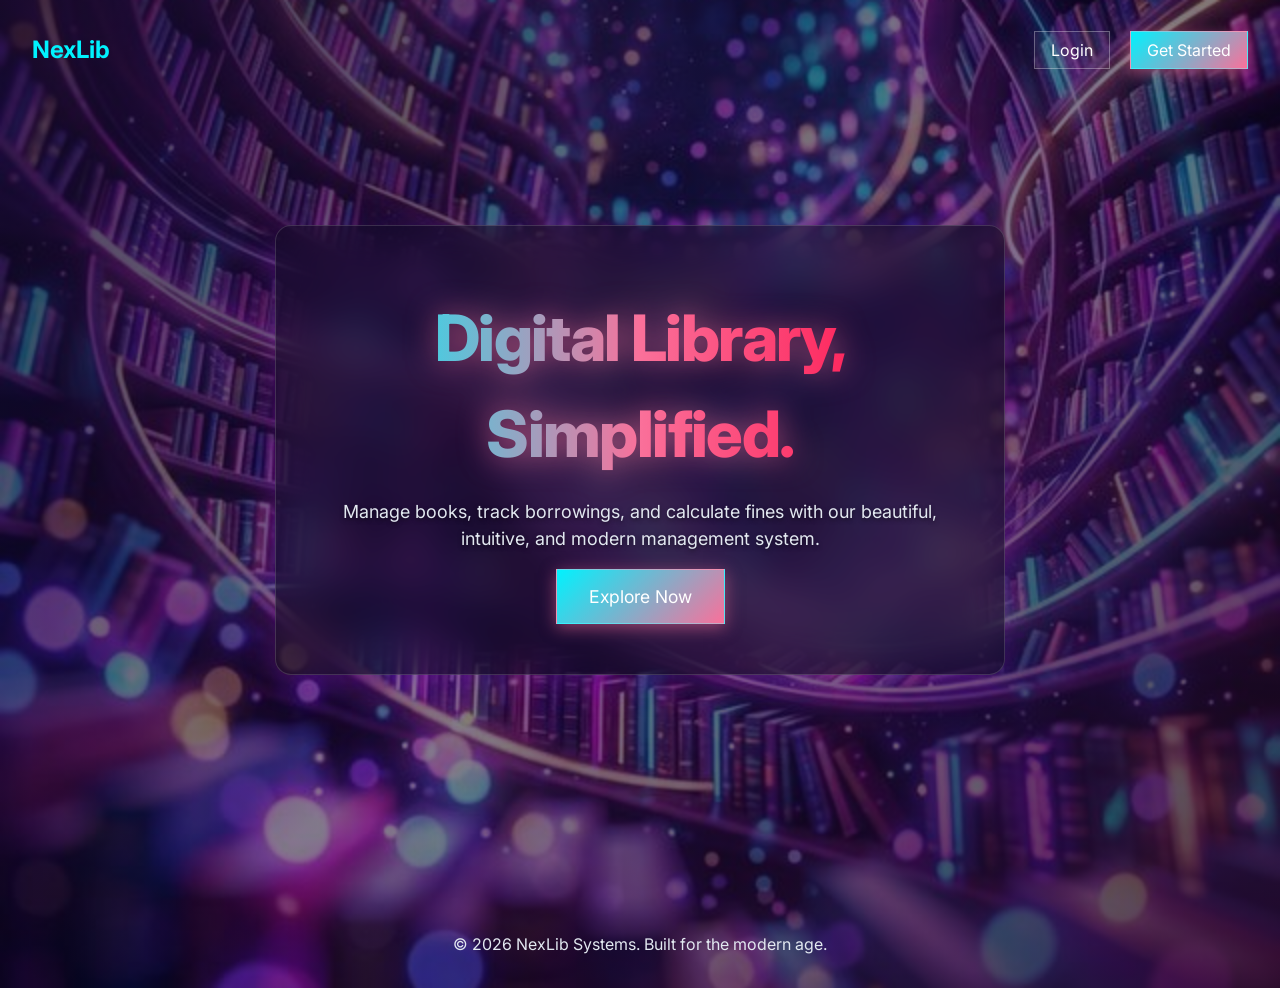
<file: index.html>
<!DOCTYPE html>
<html lang="en">
<head>
    <meta charset="UTF-8">
    <meta name="viewport" content="width=device-width, initial-scale=1.0">
    <title>NexLib | Modern Library Management</title>
    <link rel="stylesheet" href="assets/css/style.css">
    <link href="https://fonts.googleapis.com/css2?family=Inter:wght@400;600;700&display=swap" rel="stylesheet">
</head>
<body>
    <nav style="position: absolute; width: 100%; padding: 2rem; display: flex; justify-content: space-between; align-items: center;">
        <div class="logo" style="font-size: 1.5rem; font-weight: 700; color: var(--primary);">NexLib</div>
        <div class="nav-links">
            <a href="auth.html" class="btn-outline" style="text-decoration: none; padding: 0.5rem 1rem; margin-right: 1rem;">Login</a>
            <a href="auth.html?mode=register" class="btn-primary" style="text-decoration: none; padding: 0.5rem 1rem;">Get Started</a>
        </div>
    </nav>

    <div class="hero">
        <div class="glass" style="padding: 4rem; max-width: 800px;">
            <h1>Digital Library, <br>Simplified.</h1>
            <p>Manage books, track borrowings, and calculate fines with our beautiful, intuitive, and modern management system.</p>
            <div class="actions">
                <a href="auth.html?mode=register" class="btn-primary" style="text-decoration: none; font-size: 1.1rem; padding: 1rem 2rem;">Explore Now</a>
            </div>
        </div>
    </div>

    <footer style="text-align: center; padding: 2rem; color: var(--text-secondary);">
        &copy; 2026 NexLib Systems. Built for the modern age.
    </footer>

    <script>
        // Check if already logged in
        if (localStorage.getItem('token')) {
            window.location.href = 'dashboard.html';
        }
    </script>
</body>
</html>
</file>
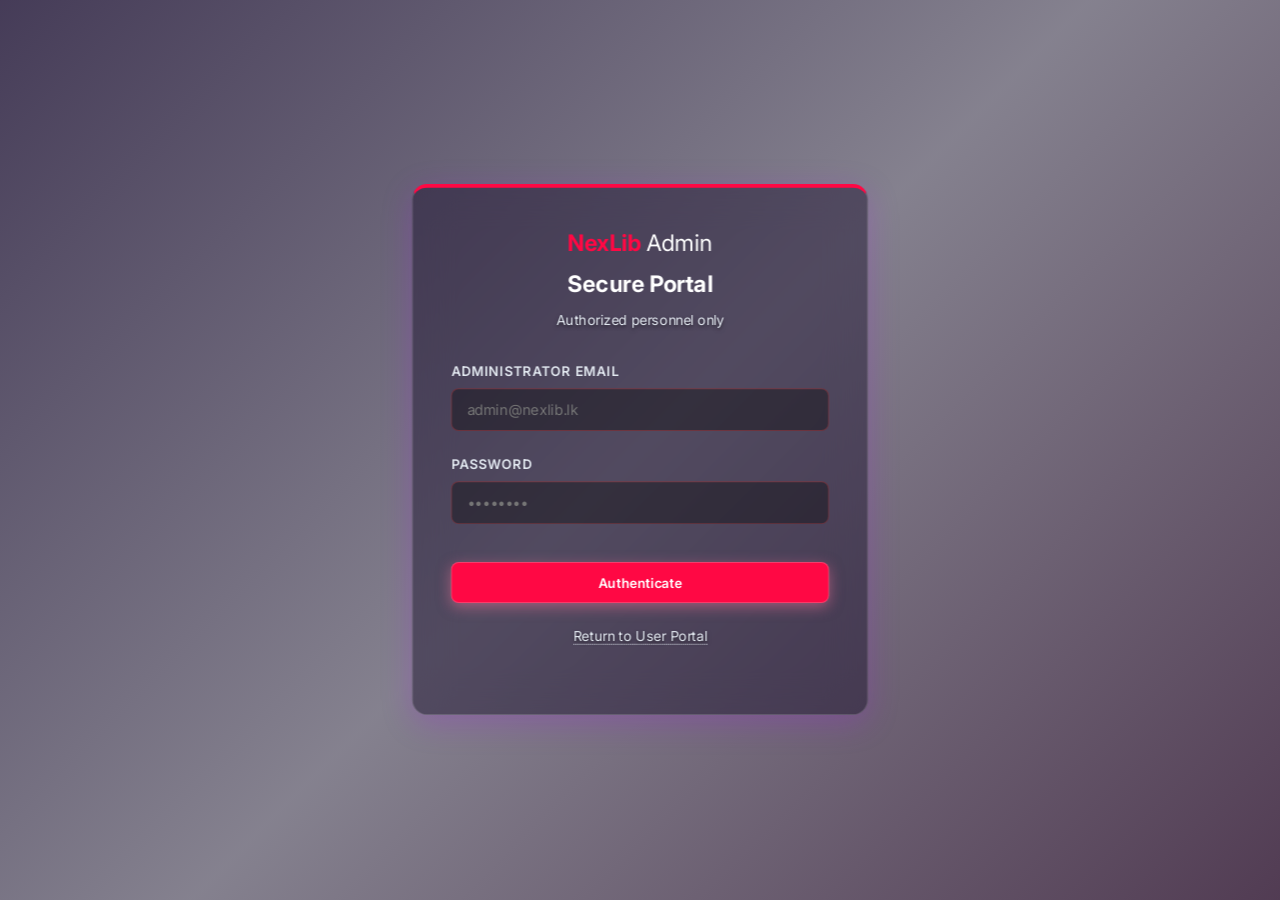
<file: admin-auth.html>
<!DOCTYPE html>
<html lang="en">

<head>
    <meta charset="UTF-8">
    <meta name="viewport" content="width=device-width, initial-scale=1.0">
    <title>NexLib | Admin Portal</title>
    <link rel="stylesheet" href="assets/css/style.css">
    <link href="https://fonts.googleapis.com/css2?family=Inter:wght@400;600;700&display=swap" rel="stylesheet">
</head>

<body class="hero admin-hero">
    <div class="glass modal-content admin-glass" style="border-top: 4px solid var(--danger);">
        <div style="text-align: center; margin-bottom: 2rem;">
            <div class="logo" style="font-size: 1.5rem; font-weight: 700; color: var(--danger); margin-bottom: 0.5rem;">NexLib <span style="color: var(--text-primary); font-weight: 400;">Admin</span></div>
            <h2 id="auth-title">Secure Portal</h2>
            <p style="color: var(--text-secondary); font-size: 0.9rem; margin-top: 0.5rem;">Authorized personnel only</p>
        </div>

        <form id="auth-form">
            <div class="form-group">
                <label>Administrator Email</label>
                <input type="email" id="email" required placeholder="admin@nexlib.lk" style="border-color: rgba(239, 68, 68, 0.3);">
            </div>
            <div class="form-group">
                <label>Password</label>
                <input type="password" id="password" required placeholder="••••••••" style="border-color: rgba(239, 68, 68, 0.3);">
            </div>
            <button type="submit" class="btn-primary" style="width: 100%; margin-top: 1rem; background: var(--danger);">Authenticate</button>
        </form>

        <p style="margin-top: 1.5rem; text-align: center; color: var(--text-secondary); font-size: 0.9rem;">
            <a href="auth.html" style="color: var(--text-secondary); text-decoration: none; border-bottom: 1px dotted var(--text-secondary);">Return to User Portal</a>
        </p>
    </div>

    <script src="assets/js/api.js"></script>
    <script>
        const form = document.getElementById('auth-form');

        form.addEventListener('submit', async (e) => {
            e.preventDefault();
            const data = {
                email: document.getElementById('email').value,
                password: document.getElementById('password').value
            };

            try {
                const response = await API.post('login', data);
                if (response.user.role !== 'admin') {
                    alert('Access Denied. This portal is for administrators only.');
                    return;
                }
                localStorage.setItem('token', response.token);
                localStorage.setItem('user', JSON.stringify(response.user));
                window.location.href = 'dashboard.html';
            } catch (error) {
                alert(error.message || 'Authentication failed');
            }
        });
    </script>
</body>

</html>
</file>
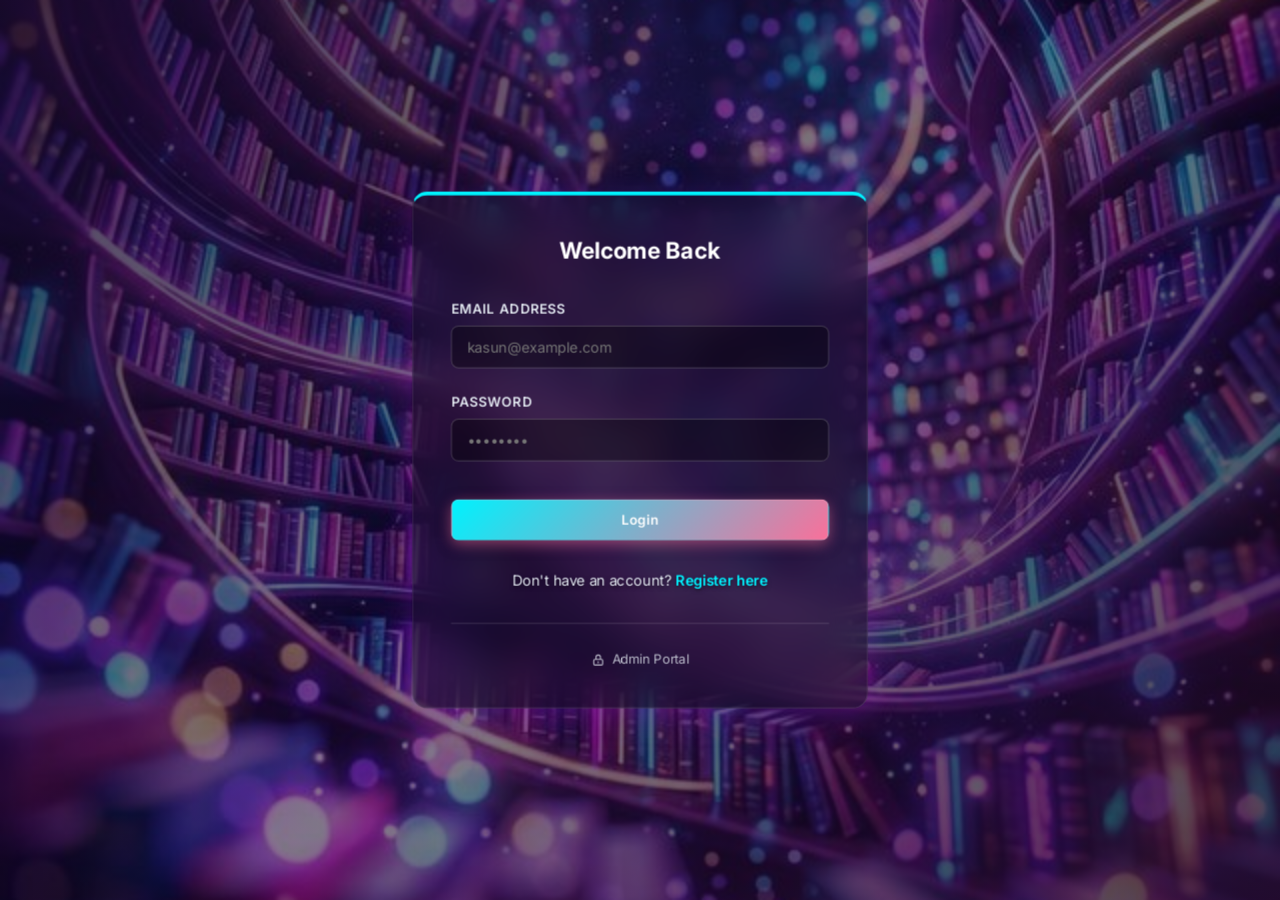
<file: auth.html>
<!DOCTYPE html>
<html lang="en">

<head>
    <meta charset="UTF-8">
    <meta name="viewport" content="width=device-width, initial-scale=1.0">
    <title>NexLib | Authentication</title>
    <link rel="stylesheet" href="assets/css/style.css">
    <link href="https://fonts.googleapis.com/css2?family=Inter:wght@400;600;700&display=swap" rel="stylesheet">
</head>

<body class="hero">
    <div class="glass modal-content">
        <h2 id="auth-title" style="margin-bottom: 2rem; text-align: center;">Welcome Back</h2>

        <form id="auth-form">
            <div class="form-group" id="name-group" style="display: none;">
                <label>Full Name</label>
                <input type="text" id="name" placeholder="Kasun Perera">
            </div>
            <div class="form-group">
                <label>Email Address</label>
                <input type="email" id="email" required placeholder="kasun@example.com">
            </div>
            <div class="form-group">
                <label>Password</label>
                <input type="password" id="password" required placeholder="••••••••">
            </div>
            <div class="form-group" style="display: none;">
                <!-- Role selector securely removed per requirements -->
            </div>
            <button type="submit" class="btn-primary" style="width: 100%; margin-top: 1rem;">Login</button>
        </form>

        <p id="auth-toggle"
            style="margin-top: 2rem; text-align: center; color: var(--text-secondary); cursor: pointer; font-size: 0.95rem; display: block;">
            Don't have an account? <span style="color: var(--primary); font-weight: 600;">Register here</span>
        </p>
        <div style="margin-top: 1.5rem; text-align: center; border-top: 1px solid var(--glass-border); padding-top: 1.5rem;">
            <a href="admin-auth.html" style="color: var(--text-secondary); font-size: 0.85rem; text-decoration: none; opacity: 0.8; transition: opacity 0.2s;">
                <svg style="width: 14px; height: 14px; display: inline-block; vertical-align: middle; margin-right: 4px;" fill="none" stroke="currentColor" viewBox="0 0 24 24"><path stroke-linecap="round" stroke-linejoin="round" stroke-width="2" d="M12 15v2m-6 4h12a2 2 0 002-2v-6a2 2 0 00-2-2H6a2 2 0 00-2 2v6a2 2 0 002 2zm10-10V7a4 4 0 00-8 0v4h8z"></path></svg>
                Admin Portal
            </a>
        </div>
    </div>

    <script src="assets/js/api.js"></script>
    <script>
        const form = document.getElementById('auth-form');
        const authTitle = document.getElementById('auth-title');
        const authToggle = document.getElementById('auth-toggle');
        const nameGroup = document.getElementById('name-group');
        const submitBtn = form.querySelector('button');

        let isLogin = true;

        function toggleAuth() {
            isLogin = !isLogin;
            authTitle.innerText = isLogin ? 'Welcome Back' : 'Create Account';
            nameGroup.style.display = isLogin ? 'none' : 'block';
            submitBtn.innerText = isLogin ? 'Login' : 'Register';
            authToggle.innerHTML = isLogin ?
                'Don\'t have an account? <span style="color: var(--primary);">Register here</span>' :
                'Already have an account? <span style="color: var(--primary);">Login here</span>';
        }

        authToggle.addEventListener('click', toggleAuth);

        // Check URL for initial mode
        const urlParams = new URLSearchParams(window.location.search);
        if (urlParams.get('mode') === 'register') toggleAuth();

        form.addEventListener('submit', async (e) => {
            e.preventDefault();
            const data = {
                email: document.getElementById('email').value,
                password: document.getElementById('password').value
            };

            if (!isLogin) {
                data.name = document.getElementById('name').value;
            }

            const endpoint = isLogin ? 'login' : 'register';
            try {
                const response = await API.post(endpoint, data);
                if (isLogin) {
                    localStorage.setItem('token', response.token);
                    localStorage.setItem('user', JSON.stringify(response.user));
                    window.location.href = 'dashboard.html';
                } else {
                    alert('Registration successful! Please login.');
                    toggleAuth();
                }
            } catch (error) {
                alert(error.message || 'Authentication failed');
            }
        });
    </script>
</body>

</html>
</file>
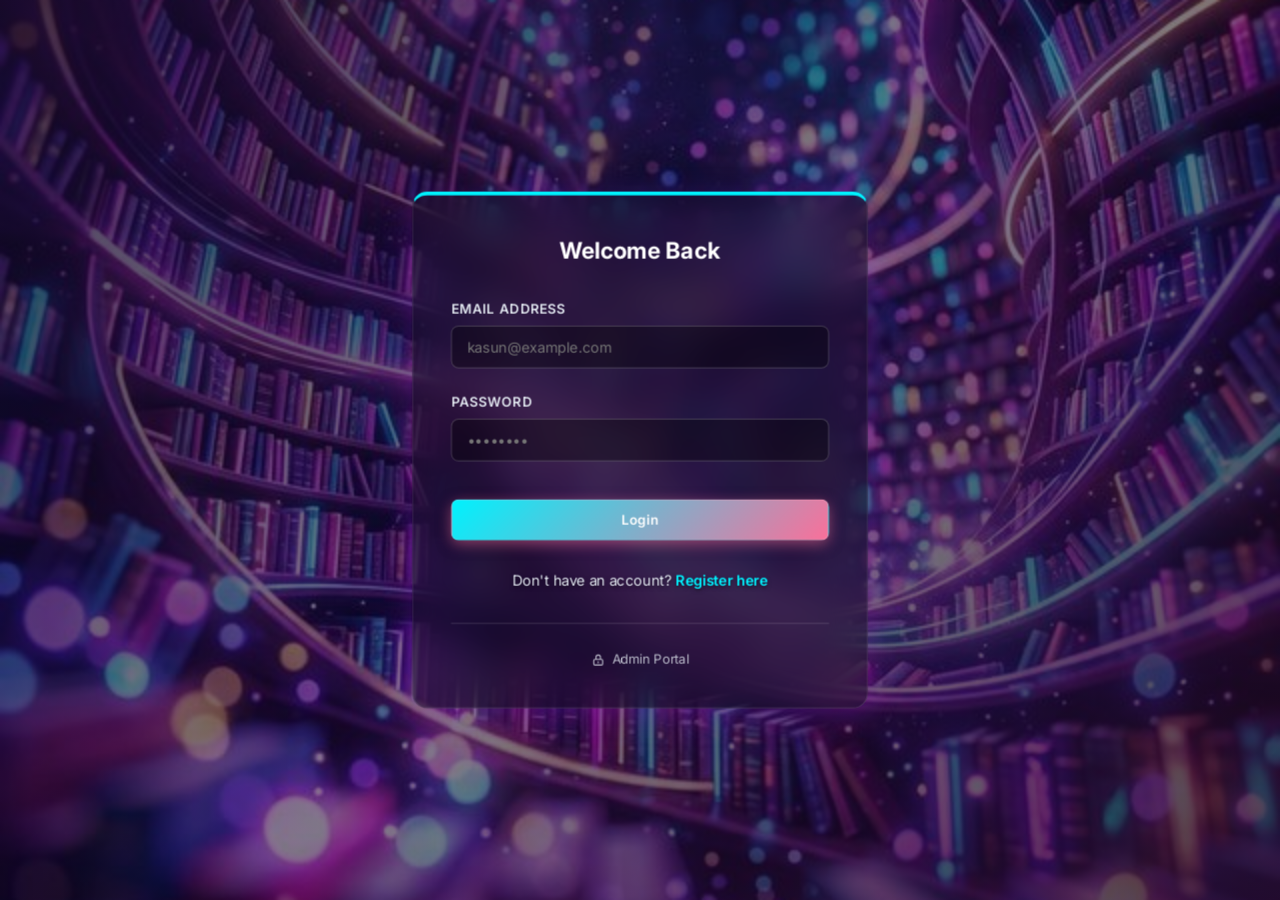
<file: dashboard.html>
<!DOCTYPE html>
<html lang="en">

<head>
    <meta charset="UTF-8">
    <meta name="viewport" content="width=device-width, initial-scale=1.0">
    <title>NexLib | Dashboard</title>
    <link rel="stylesheet" href="assets/css/style.css">
    <link href="https://fonts.googleapis.com/css2?family=Inter:wght@400;600;700&display=swap" rel="stylesheet">
</head>

<body>
    <div class="dashboard-container">
        <!-- Sidebar -->
        <aside class="sidebar glass" style="margin: 1.5rem; border-radius: 1.5rem; display: flex; flex-direction: column; position: relative; overflow: hidden;">
            <div class="logo" style="font-size: 1.75rem; font-weight: 800; color: var(--text-primary); margin-bottom: 2.5rem; display: flex; align-items: center; gap: 0.5rem;">
                <div style="width: 32px; height: 32px; border-radius: 8px; background: linear-gradient(135deg, var(--primary), #a855f7); display: flex; align-items: center; justify-content: center; color: white;">N</div>
                NexLib
            </div>
            
            <nav id="sidebar-nav" style="flex: 1;">
                <div class="nav-section-title" style="font-size: 0.75rem; text-transform: uppercase; letter-spacing: 0.05em; color: var(--text-secondary); margin-bottom: 0.75rem; padding-left: 0.5rem;">Menu</div>
                
                <div class="nav-item active" data-view="overview">
                    <svg width="20" height="20" fill="none" stroke="currentColor" stroke-width="2"><path d="M3 12l2-2m0 0l7-7 7 7M5 10v10a1 1 0 001 1h3m10-11l2 2m-2-2v10a1 1 0 01-1 1h-3m-6 0a1 1 0 001-1v-4a1 1 0 011-1h2a1 1 0 011 1v4a1 1 0 001 1m-6 0h6"/></svg>
                    Dashboard
                </div>
                <div class="nav-item" data-view="books">
                    <svg width="20" height="20" fill="none" stroke="currentColor" stroke-width="2"><path d="M21 21l-6-6m2-5a7 7 0 11-14 0 7 7 0 0114 0z"/></svg>
                    Book Search
                </div>
                <div class="nav-item" data-view="my-books">
                    <svg width="20" height="20" fill="none" stroke="currentColor" stroke-width="2"><path d="M12 6.253v13m0-13C10.832 5.477 9.246 5 7.5 5S4.168 5.477 3 6.253v13C4.168 18.477 5.754 18 7.5 18s3.332.477 4.5 1.253m0-13C13.168 5.477 14.754 5 16.5 5c1.747 0 3.332.477 4.5 1.253v13C19.832 18.477 18.247 18 16.5 18c-1.746 0-3.332.477-4.5 1.253"/></svg>
                    My Books
                </div>
                <div class="nav-item" data-view="profile">
                    <svg width="20" height="20" fill="none" stroke="currentColor" stroke-width="2"><path d="M16 7a4 4 0 11-8 0 4 4 0 018 0zM12 14a7 7 0 00-7 7h14a7 7 0 00-7-7z"/></svg>
                    My Profile
                </div>

                <!-- Admin Only -->
                <div id="admin-links" style="display: none; margin-top: 2rem;">
                    <div class="nav-section-title" style="font-size: 0.75rem; text-transform: uppercase; letter-spacing: 0.05em; color: var(--danger); margin-bottom: 0.75rem; padding-left: 0.5rem; display: flex; align-items: center; gap: 0.25rem;">
                        <svg width="14" height="14" fill="none" stroke="currentColor" stroke-width="2"><path d="M12 15v2m-6 4h12a2 2 0 002-2v-6a2 2 0 00-2-2H6a2 2 0 00-2 2v6a2 2 0 002 2zm10-10V7a4 4 0 00-8 0v4h8z"/></svg>
                        Admin Portal
                    </div>
                    <div class="nav-item" data-view="manage-transactions">
                        <svg width="20" height="20" fill="none" stroke="currentColor" stroke-width="2"><path d="M9 17v-2m3 2v-4m3 4v-6m2 10H7a2 2 0 01-2-2V5a2 2 0 012-2h5.586a1 1 0 01.707.293l5.414 5.414a1 1 0 01.293.707V19a2 2 0 01-2 2z"/></svg>
                        All Transactions
                    </div>
                    <div class="nav-item" data-view="manage-books">
                        <svg width="20" height="20" fill="none" stroke="currentColor" stroke-width="2"><path d="M5 19a2 2 0 01-2-2V7a2 2 0 012-2h4l2 2h4a2 2 0 012 2v1M5 19h14a2 2 0 002-2v-5a2 2 0 00-2-2H9a2 2 0 00-2 2v5a2 2 0 01-2 2z"/></svg>
                        Manage Books
                    </div>
                    <div class="nav-item" data-view="manage-users">
                        <svg width="20" height="20" fill="none" stroke="currentColor" stroke-width="2"><path d="M17 20h5v-2a3 3 0 00-5.356-1.857M17 20H7m10 0v-2c0-.656-.126-1.283-.356-1.857M7 20H2v-2a3 3 0 015.356-1.857M7 20v-2c0-.656.126-1.283.356-1.857m0 0a5.002 5.002 0 019.288 0M15 7a3 3 0 11-6 0 3 3 0 016 0zm6 3a2 2 0 11-4 0 2 2 0 014 0zM7 10a2 2 0 11-4 0 2 2 0 014 0z"/></svg>
                        Manage Users
                    </div>
                </div>
            </nav>

            <div style="margin-top: 2rem; border-top: 1px solid var(--glass-border); padding-top: 1.5rem;">
                <button id="logout-btn" class="btn-outline" style="width: 100%; display: flex; align-items: center; justify-content: center; gap: 0.5rem; transition: all 0.2s;">
                    <svg width="18" height="18" fill="none" stroke="currentColor" stroke-width="2"><path d="M17 16l4-4m0 0l-4-4m4 4H7m6 4v1a3 3 0 01-3 3H6a3 3 0 01-3-3V7a3 3 0 013-3h4a3 3 0 013 3v1"/></svg>
                    Logout
                </button>
            </div>
        </aside>

        <!-- Main Content -->
        <main class="main-content">
            <header style="display: flex; justify-content: space-between; align-items: flex-end; margin-bottom: 2.5rem; padding: 1.5rem 2rem; background: var(--glass-bg); backdrop-filter: blur(12px); border-radius: 1.5rem; border: 1px solid var(--glass-border); box-shadow: 0 4px 6px rgba(0,0,0,0.1);">
                <div>
                    <h2 id="view-title" style="font-size: 1.75rem; font-weight: 700; background: linear-gradient(to right, white, #cbd5e1); -webkit-background-clip: text; background-clip: text; -webkit-text-fill-color: transparent; margin-bottom: 0.25rem;">Dashboard Overview</h2>
                    <p style="color: var(--text-secondary); font-size: 0.95rem;">Welcome back, <span id="user-name" style="color: white; font-weight: 600;">User</span></p>
                </div>
                <div id="header-actions">
                    <!-- Dynamic buttons based on view -->
                </div>
            </header>

            <div id="view-content">
                <!-- Views loaded here via JS -->
            </div>
        </main>
    </div>

    <!-- Modals -->
    <div id="book-modal" class="modal">
        <div class="modal-content glass">
            <h3 id="modal-title" style="margin-bottom: 1.5rem;">Add New Book</h3>
            <form id="book-form">
                <input type="hidden" id="book-id">
                <div class="form-group">
                    <label>Title</label>
                    <input type="text" id="book-title-input" required>
                </div>
                <div class="form-group">
                    <label>Author</label>
                    <input type="text" id="book-author" required>
                </div>
                <div class="form-group">
                    <label>ISBN</label>
                    <input type="text" id="book-isbn">
                </div>
                <div class="form-group">
                    <label>Cover Image Upload (From Device)</label>
                    <input type="file" id="book-image-file" accept="image/*" style="padding: 0.5rem; background: rgba(255,255,255,0.05); border: 1px solid var(--glass-border); border-radius: 8px; color: white; width: 100%;">
                    <small style="color: var(--text-secondary); margin-top: 0.5rem; display: block;">OR provide a Web URL below (Device Upload takes priority)</small>
                </div>
                <div class="form-group">
                    <label>Cover Image URL (Web Link or Auto-fetch)</label>
                    <input type="text" id="book-image-url" placeholder="https://example.com/cover.jpg">
                </div>
                <div class="form-group">
                    <label>Quantity</label>
                    <input type="number" id="book-quantity" value="1">
                </div>
                <div style="display: flex; gap: 1rem; margin-top: 2rem;">
                    <button type="button" class="btn-outline" onclick="closeModal('book-modal')">Cancel</button>
                    <button type="submit" class="btn-primary" style="flex: 1;">Save Book</button>
                </div>
            </form>
        </div>
    </div>

    <script src="assets/js/api.js"></script>
    <script src="assets/js/dashboard.js"></script>
</body>

</html>
</file>
<file: assets/css/style.css>
:root {
    --primary: #00f2fe;
    --primary-hover: #4facfe;
    --bg-dark: #000000;
    --bg-surface: rgba(15, 10, 30, 0.6);
    --glass-bg: rgba(20, 10, 40, 0.45);
    --glass-border: rgba(255, 255, 255, 0.15);
    --text-primary: #ffffff;
    --text-secondary: #e2e8f0;
    --accent: #f83600;
    --danger: #ff0844;
    --danger-hover: #ffb199;
    --warning: #fa709a;
    --shadow-sm: 0 1px 2px 0 rgba(0, 0, 0, 0.05);
    --shadow-md: 0 4px 6px -1px rgba(0, 0, 0, 0.1), 0 2px 4px -1px rgba(0, 0, 0, 0.06);
    --shadow-lg: 0 8px 32px 0 rgba(162, 23, 232, 0.25);
}

* {
    margin: 0;
    padding: 0;
    box-sizing: border-box;
    font-family: 'Inter', system-ui, -apple-system, sans-serif;
}

body {
    background: url('../img/bg.png') center/cover no-repeat fixed;
    background-color: var(--bg-dark);
    color: var(--text-primary);
    min-height: 100vh;
    overflow-x: hidden;
    line-height: 1.5;
    position: relative;
    z-index: 0;
}

body::before {
    content: '';
    position: absolute;
    top: 0; left: 0; width: 100%; height: 100%;
    background: linear-gradient(135deg, rgba(23, 11, 46, 0.8), rgba(11, 4, 31, 0.5) 50%, rgba(38, 11, 40, 0.8));
    z-index: -1;
    pointer-events: none;
}

.glass {
    background: var(--glass-bg);
    backdrop-filter: blur(20px);
    -webkit-backdrop-filter: blur(20px);
    border: 1px solid var(--glass-border);
    border-radius: 1rem;
    box-shadow: var(--shadow-lg);
    transition: transform 0.2s ease, box-shadow 0.2s ease, border-color 0.2s ease;
}

.glass:hover {
    border-color: rgba(255, 255, 255, 0.3);
    box-shadow: 0 10px 40px 0 rgba(162, 23, 232, 0.35);
}

.container {
    max-width: 1200px;
    margin: 0 auto;
    padding: 2rem;
}

button {
    cursor: pointer;
    border: none;
    border-radius: 0.5rem;
    padding: 0.75rem 1.5rem;
    font-weight: 600;
    font-size: 0.875rem;
    transition: all 0.2s cubic-bezier(0.4, 0, 0.2, 1);
    display: inline-flex;
    align-items: center;
    justify-content: center;
    gap: 0.5rem;
}

.btn-primary {
    background: linear-gradient(135deg, var(--primary), var(--warning));
    color: white;
    box-shadow: 0 4px 15px rgba(250, 112, 154, 0.5);
    border: 1px solid rgba(255,255,255,0.2);
}

.btn-primary:hover {
    box-shadow: 0 6px 25px rgba(0, 242, 254, 0.7);
    transform: translateY(-2px);
    border-color: rgba(255,255,255,0.4);
}

.btn-outline {
    background: rgba(255, 255, 255, 0.05);
    border: 1px solid rgba(255, 255, 255, 0.3);
    color: var(--text-primary);
}

.btn-outline:hover {
    background: rgba(255, 255, 255, 0.15);
    border-color: rgba(255, 255, 255, 0.6);
    box-shadow: 0 0 15px rgba(255, 255, 255, 0.2);
}

/* Landing Page Specific */
.hero {
    height: 100vh;
    display: flex;
    flex-direction: column;
    justify-content: center;
    align-items: center;
    text-align: center;
}

.admin-hero {
    background: transparent;
}

.hero h1 {
    font-size: 4rem;
    margin-bottom: 1rem;
    background: linear-gradient(to right, #00f2fe, #fa709a, #ff0844);
    -webkit-background-clip: text;
    background-clip: text;
    -webkit-text-fill-color: transparent;
    font-weight: 800;
    letter-spacing: -0.025em;
    filter: drop-shadow(0 0 15px rgba(250, 112, 154, 0.6));
}

.hero p {
    font-size: 1.125rem;
    color: var(--text-secondary);
    max-width: 600px;
    margin-bottom: 2rem;
    text-shadow: 0 2px 4px rgba(0,0,0,0.5);
}

/* Forms */
.form-group {
    margin-bottom: 1.5rem;
    text-align: left;
}

.form-group label {
    display: block;
    margin-bottom: 0.5rem;
    color: var(--text-secondary);
    font-size: 0.875rem;
    font-weight: 600;
    letter-spacing: 0.05em;
    text-transform: uppercase;
}

input, select {
    width: 100%;
    padding: 0.75rem 1rem;
    background: rgba(0, 0, 0, 0.35);
    border: 1px solid rgba(255, 255, 255, 0.2);
    border-radius: 0.5rem;
    color: white;
    outline: none;
    transition: border-color 0.2s, box-shadow 0.2s, background 0.2s;
    font-size: 0.95rem;
}

input:focus, select:focus {
    border-color: var(--primary);
    background: rgba(0, 0, 0, 0.5);
    box-shadow: 0 0 0 3px rgba(0, 242, 254, 0.3);
}

/* Dashboard Layout */
.dashboard-container {
    display: flex;
    height: 100vh;
    overflow: hidden;
}

.sidebar {
    width: 280px;
    background: rgba(10, 5, 20, 0.6);
    backdrop-filter: blur(25px);
    -webkit-backdrop-filter: blur(25px);
    border-right: 1px solid var(--glass-border);
}

.nav-item {
    display: flex;
    align-items: center;
    gap: 0.75rem;
    padding: 0.875rem 1rem;
    margin-bottom: 0.5rem;
    border-radius: 0.75rem;
    cursor: pointer;
    color: var(--text-secondary);
    font-weight: 500;
    transition: all 0.2s ease;
}

.nav-item:hover {
    color: var(--text-primary);
    background: rgba(255, 255, 255, 0.1);
    transform: translateX(4px);
}

.nav-item.active {
    background: linear-gradient(to right, rgba(0, 242, 254, 0.2), transparent);
    color: var(--primary);
    border-left: 3px solid var(--primary);
    border-radius: 0 0.75rem 0.75rem 0;
    box-shadow: inset 20px 0 20px -20px rgba(0, 242, 254, 0.5);
}

.main-content {
    flex: 1;
    padding: 2.5rem;
    overflow-y: auto;
    background: transparent;
}

.stats-grid {
    display: grid;
    grid-template-columns: repeat(auto-fit, minmax(280px, 1fr));
    gap: 1.5rem;
    margin-bottom: 2rem;
}

.stat-card {
    padding: 1.5rem;
    display: flex;
    flex-direction: column;
    justify-content: space-between;
    min-height: 120px;
    border-top: 1px solid rgba(255,255,255,0.2);
    background: linear-gradient(135deg, rgba(255,255,255,0.05), rgba(255,255,255,0.01));
}

.stat-card:hover {
    transform: translateY(-5px);
    box-shadow: 0 20px 30px -5px rgba(162, 23, 232, 0.4), 0 10px 10px -5px rgba(0, 242, 254, 0.2);
}

.stat-card h3 {
    color: var(--text-secondary);
    font-size: 0.875rem;
    text-transform: uppercase;
    letter-spacing: 0.05em;
    font-weight: 600;
}

.stat-card .value {
    font-size: 2.5rem;
    font-weight: 800;
    background: linear-gradient(135deg, #00f2fe, #fa709a);
    -webkit-background-clip: text;
    background-clip: text;
    -webkit-text-fill-color: transparent;
    filter: drop-shadow(0 0 8px rgba(250, 112, 154, 0.4));
}

/* Tables */
table {
    width: 100%;
    border-collapse: separate;
    border-spacing: 0;
    margin-top: 0.5rem;
}

th, td {
    padding: 1.25rem 1rem;
    text-align: left;
    border-bottom: 1px solid rgba(255, 255, 255, 0.1);
    white-space: nowrap;
}

th {
    color: var(--text-secondary);
    font-weight: 600;
    font-size: 0.75rem;
    text-transform: uppercase;
    letter-spacing: 0.05em;
    background: rgba(255,255,255,0.05);
}

tr:hover td {
    background: rgba(255, 255, 255, 0.08);
}

.badge {
    padding: 0.35rem 0.75rem;
    border-radius: 9999px;
    font-size: 0.7rem;
    font-weight: 700;
    letter-spacing: 0.05em;
}

.badge-success { background: rgba(0, 242, 254, 0.2); color: #00f2fe; border: 1px solid rgba(0, 242, 254, 0.5); box-shadow: 0 0 10px rgba(0,242,254,0.3); }
.badge-danger { background: rgba(255, 8, 68, 0.2); color: #ff0844; border: 1px solid rgba(255, 8, 68, 0.5); box-shadow: 0 0 10px rgba(255,8,68,0.3); }
.badge-warning { background: rgba(250, 112, 154, 0.2); color: #fa709a; border: 1px solid rgba(250, 112, 154, 0.5); box-shadow: 0 0 10px rgba(250,112,154,0.3); }

/* Modals */
.modal {
    position: fixed;
    top: 0;
    left: 0;
    width: 100%;
    height: 100%;
    background: rgba(0, 0, 0, 0.7);
    backdrop-filter: blur(8px);
    -webkit-backdrop-filter: blur(8px);
    display: none;
    justify-content: center;
    align-items: center;
    z-index: 1000;
    opacity: 0;
    transition: opacity 0.3s ease;
}

.modal.active {
    display: flex;
    opacity: 1;
}

.modal-content {
    width: 100%;
    max-width: 480px;
    padding: 2.5rem;
    transform: scale(0.95);
    transition: transform 0.3s cubic-bezier(0.175, 0.885, 0.32, 1.275);
    border-top: 4px solid var(--primary);
}

.modal.active .modal-content {
    transform: scale(1);
}

/* Custom Scrollbar */
::-webkit-scrollbar {
    width: 8px;
    height: 8px;
}
::-webkit-scrollbar-track {
    background: transparent;
}
::-webkit-scrollbar-thumb {
    background: rgba(255, 255, 255, 0.2);
    border-radius: 4px;
}
::-webkit-scrollbar-thumb:hover {
    background: rgba(255, 255, 255, 0.4);
}
</file>
